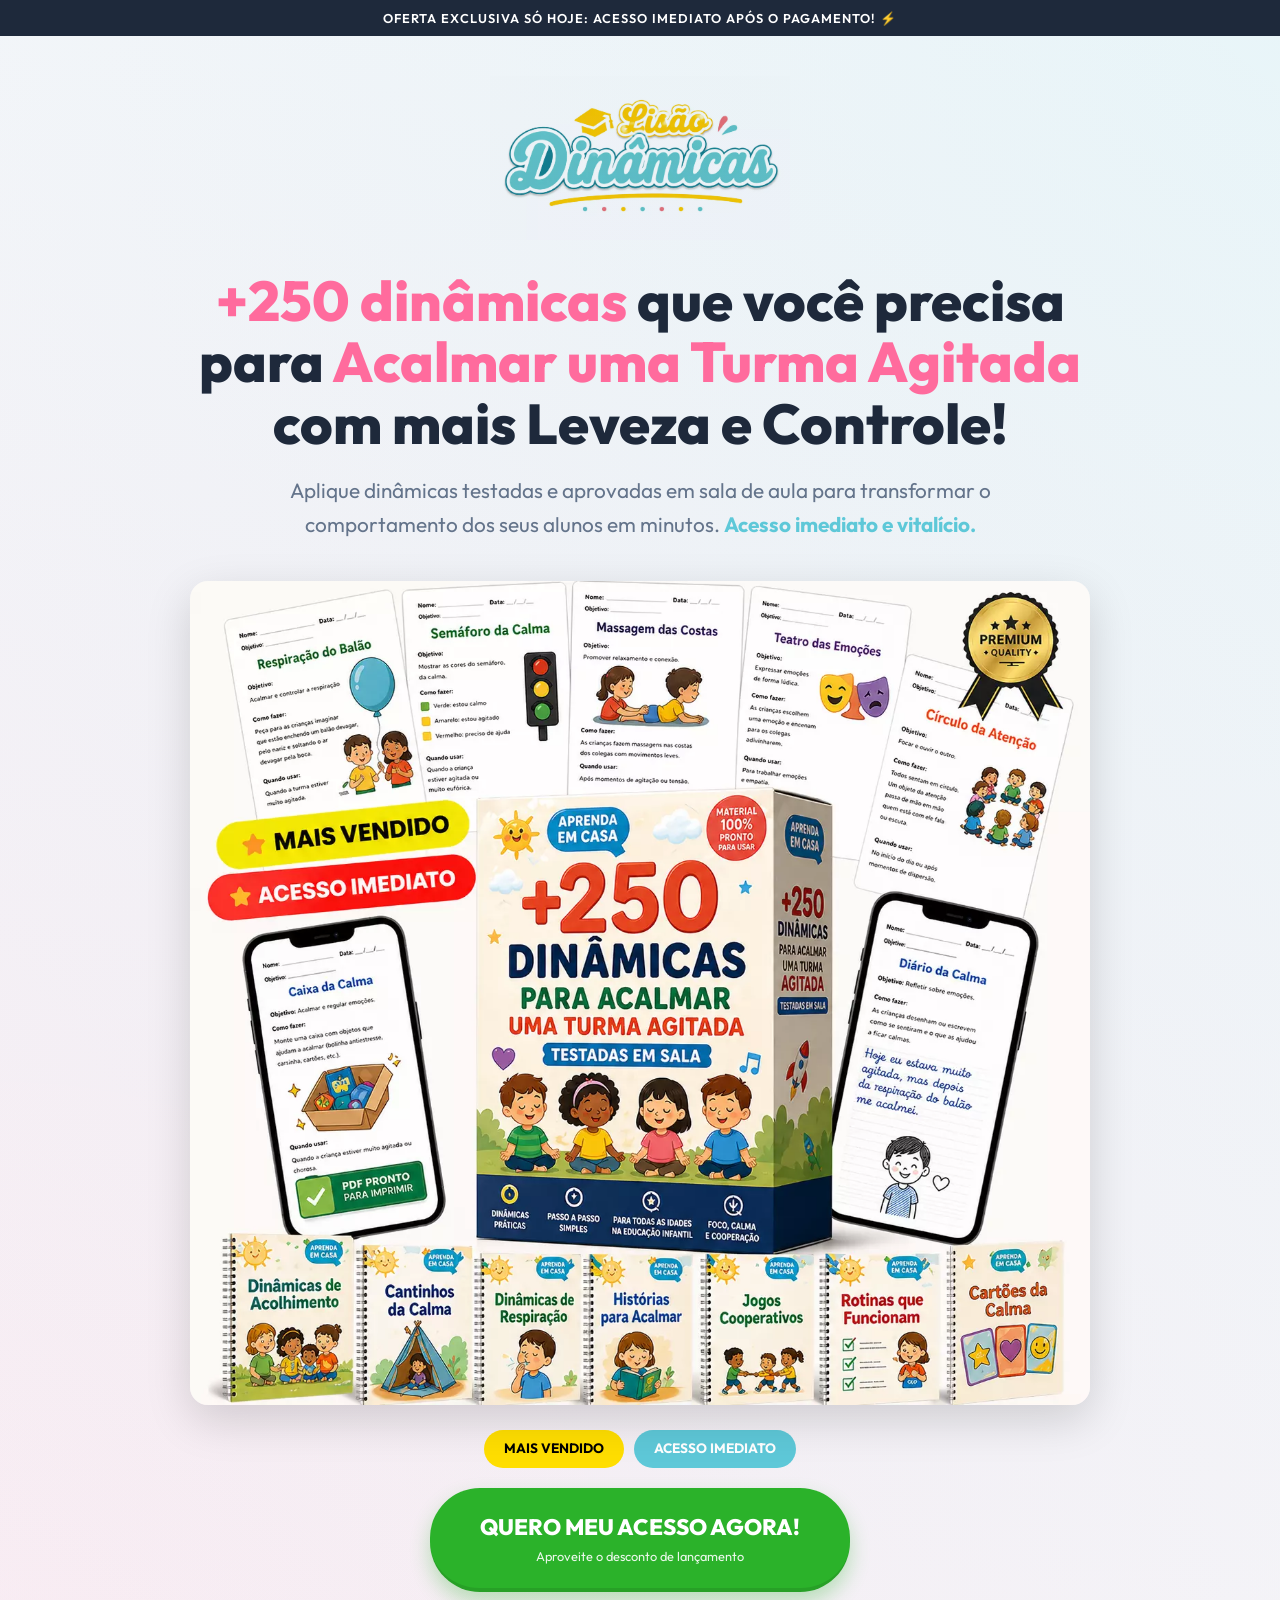
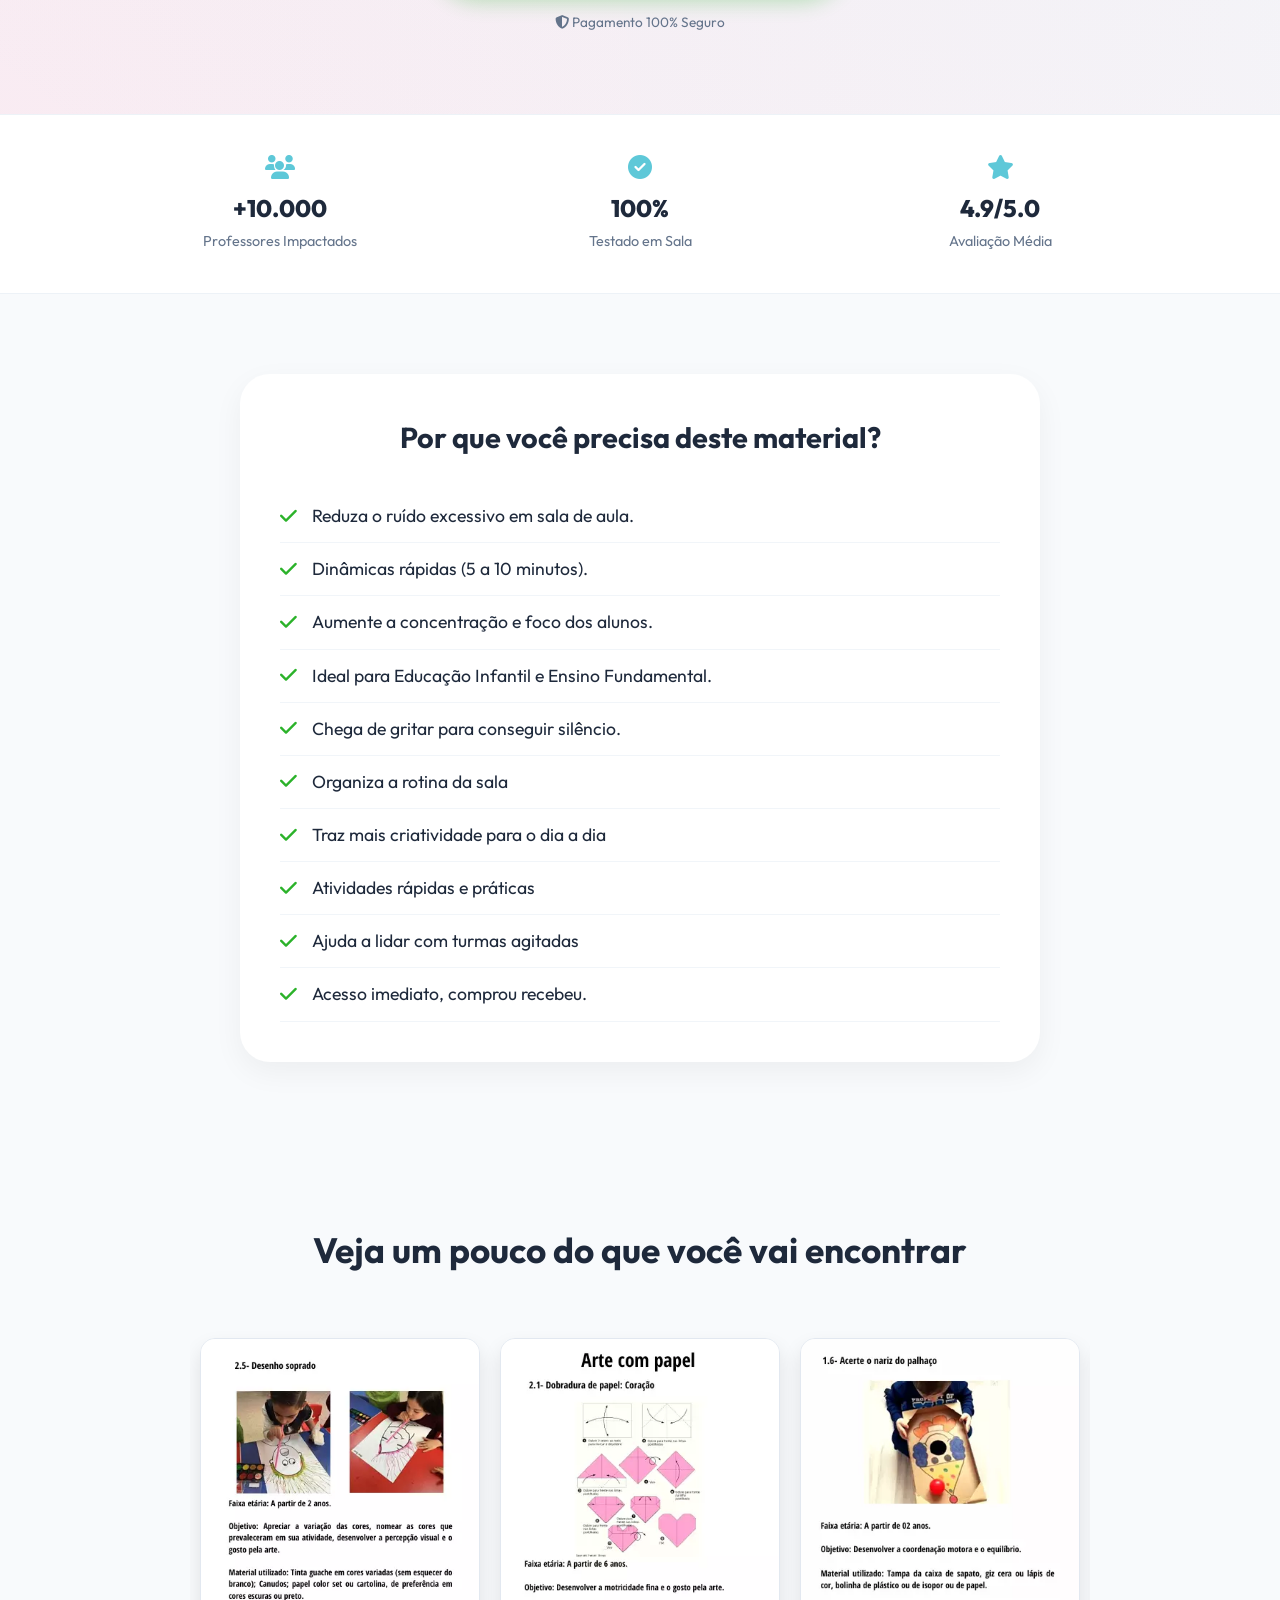
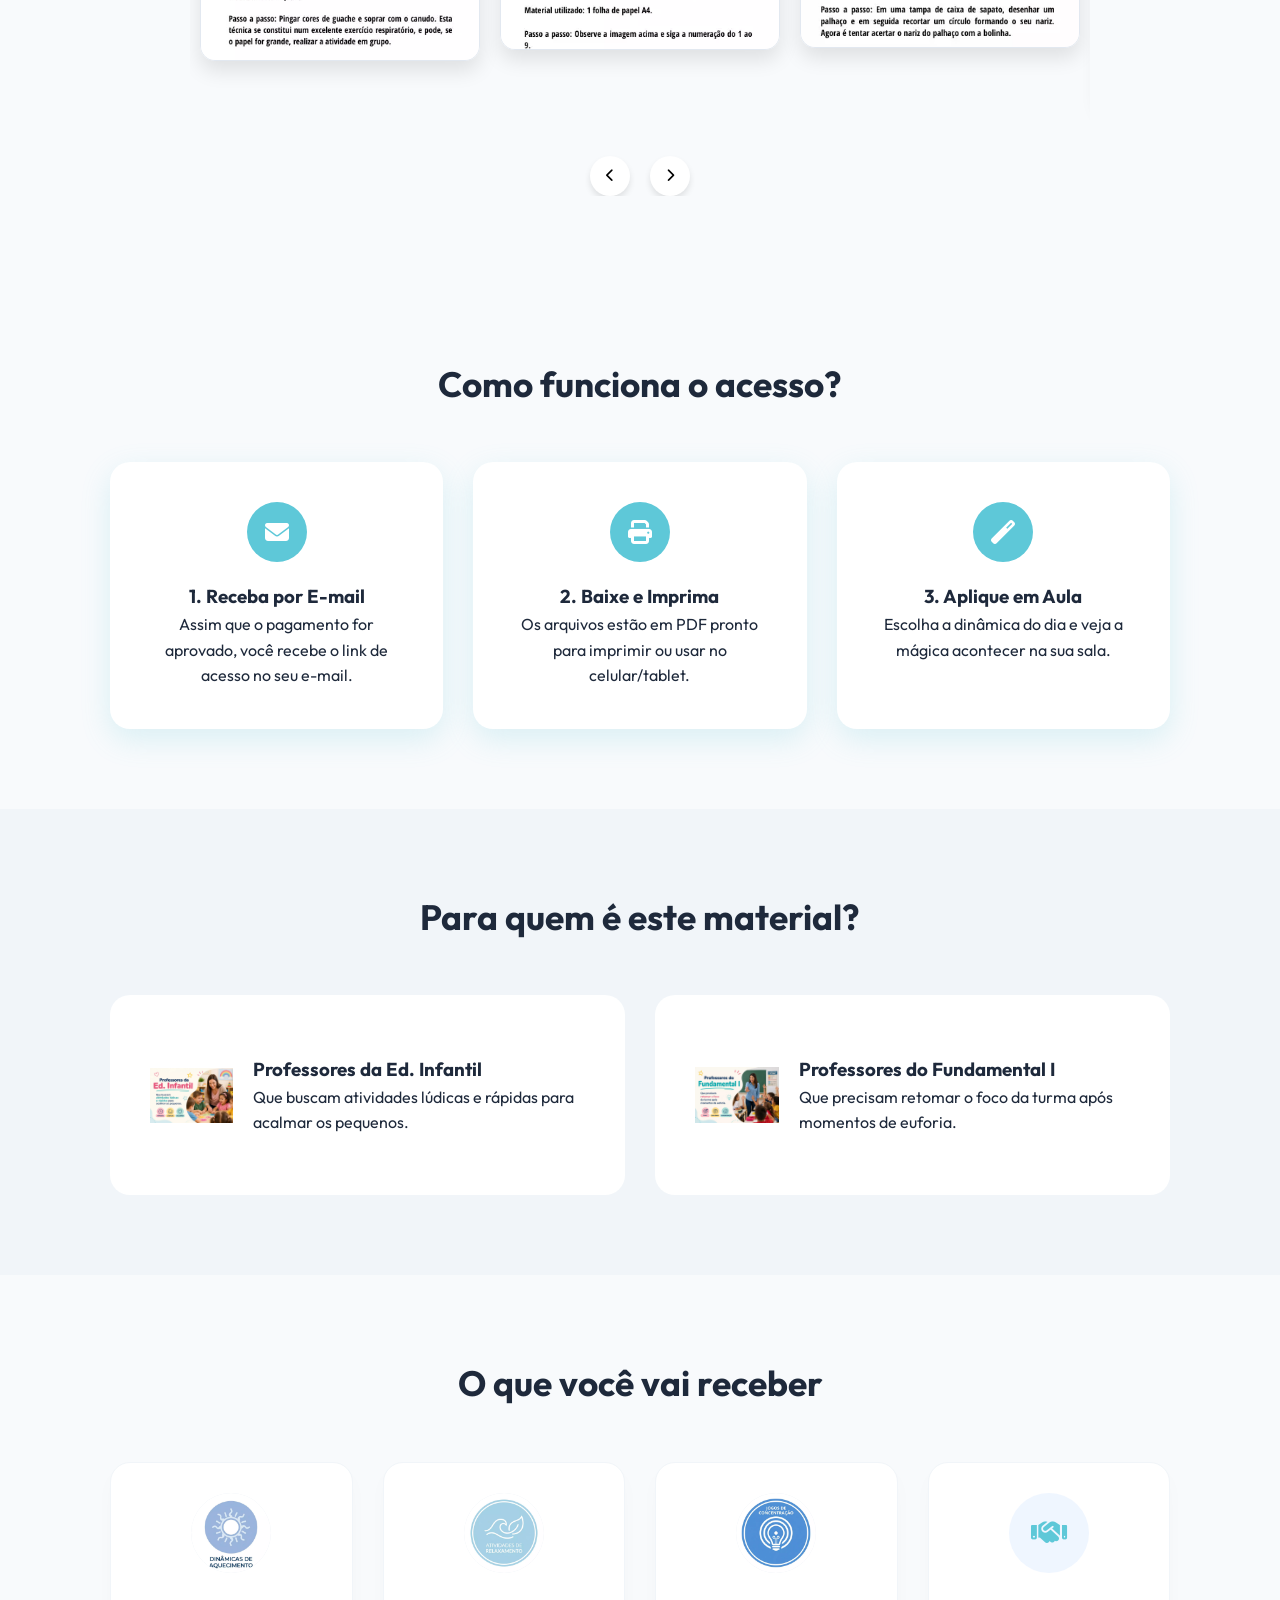
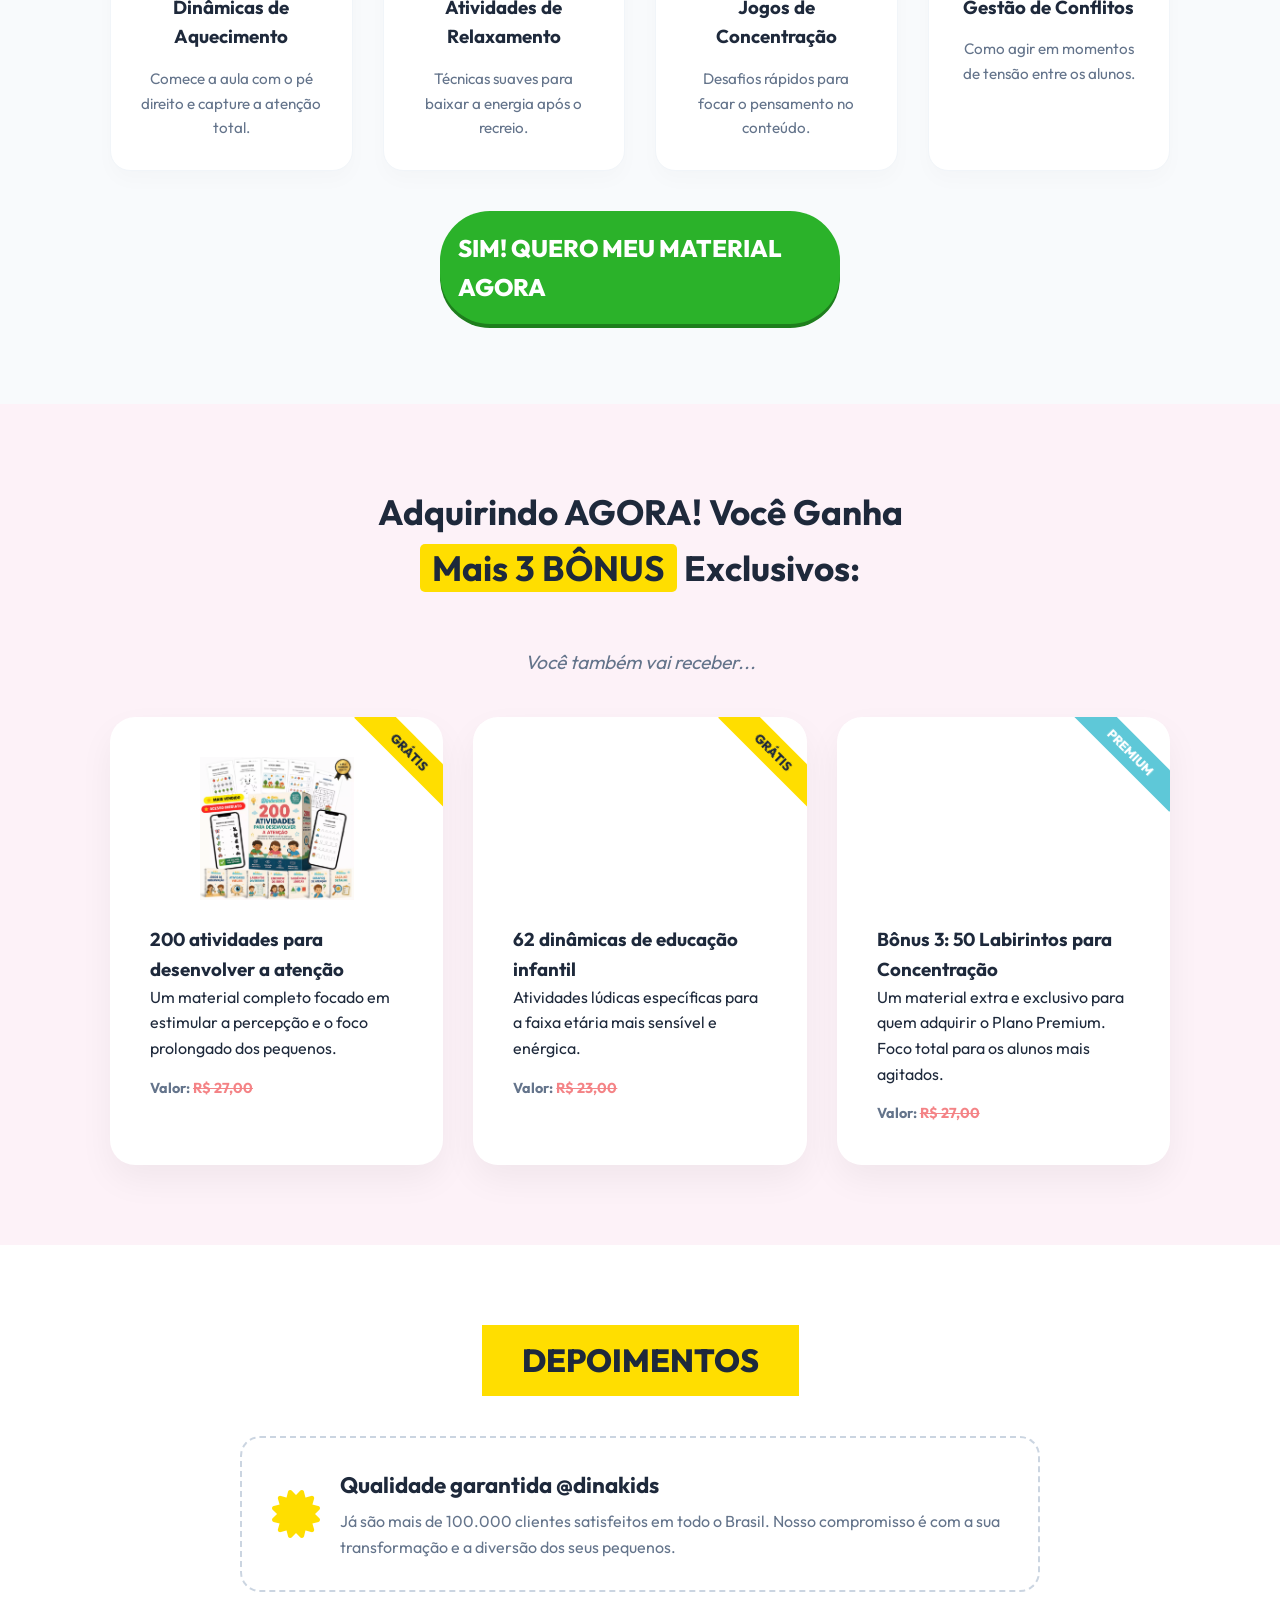
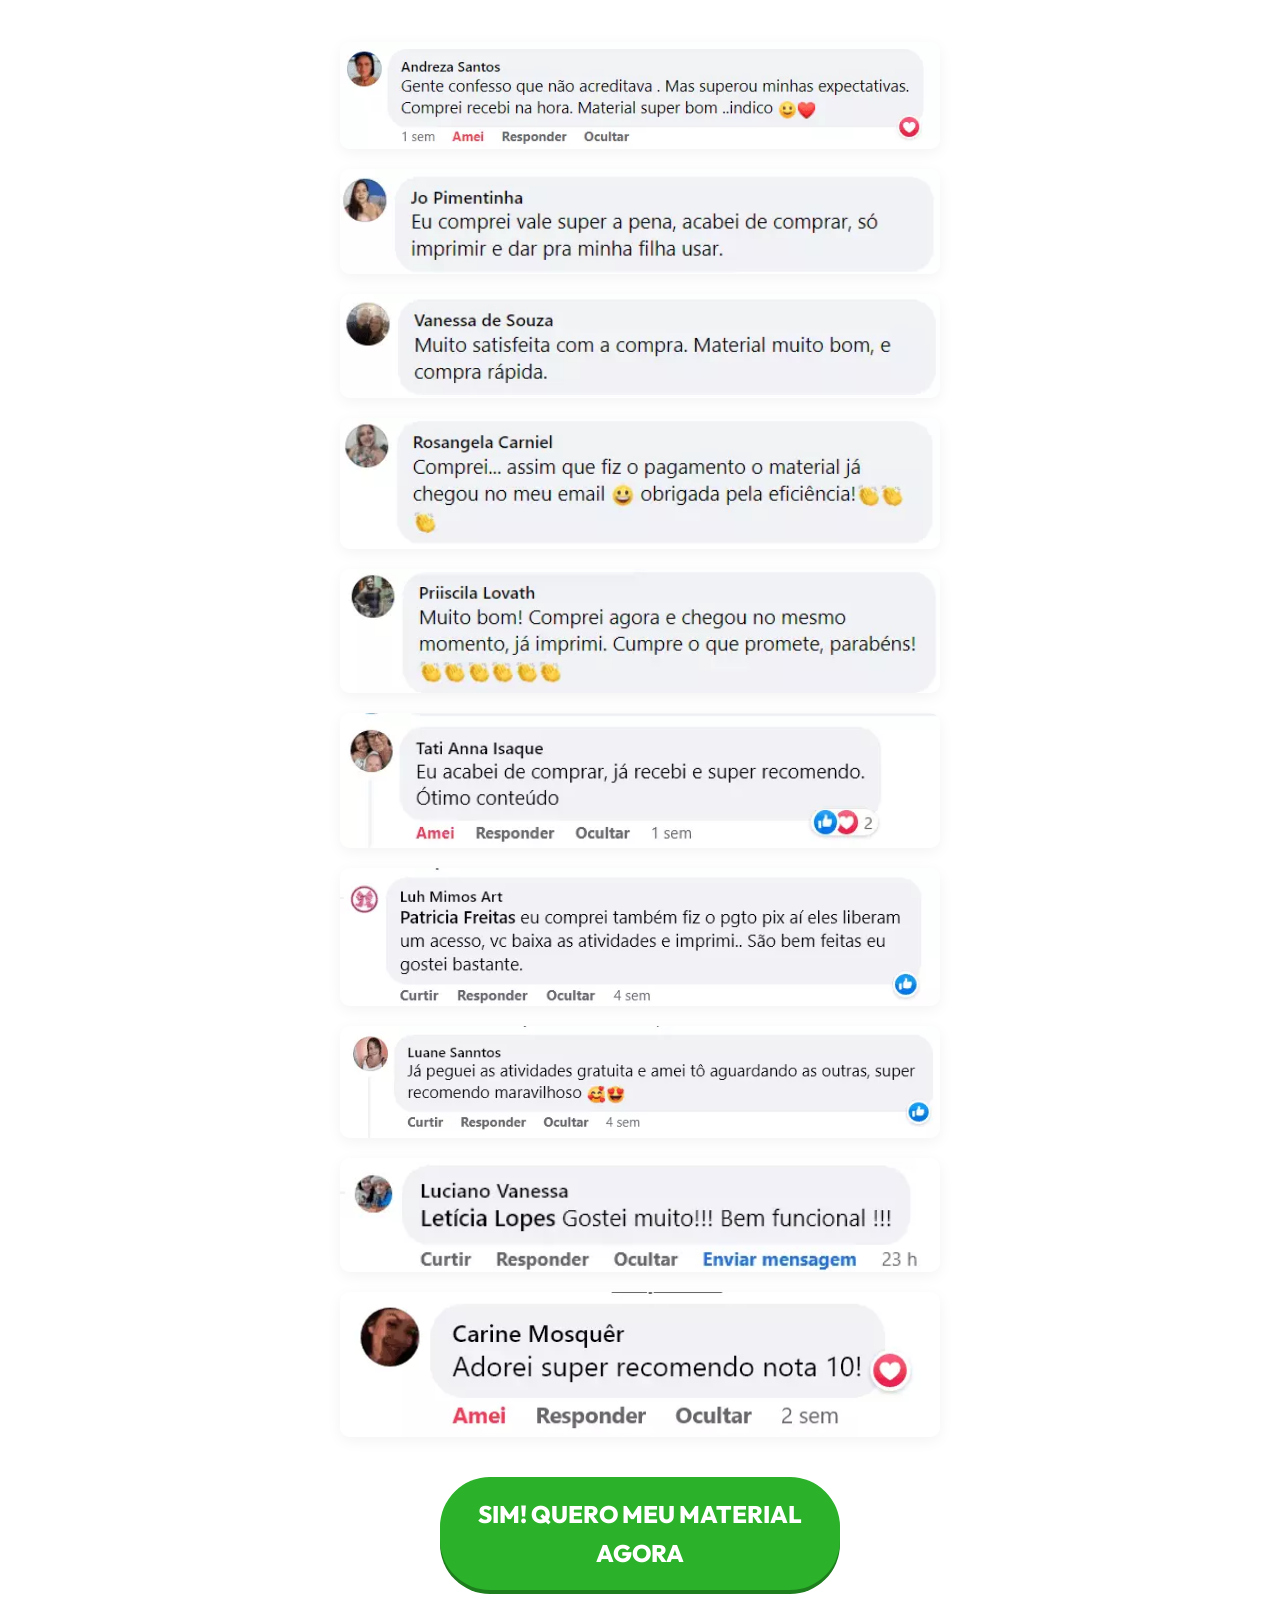
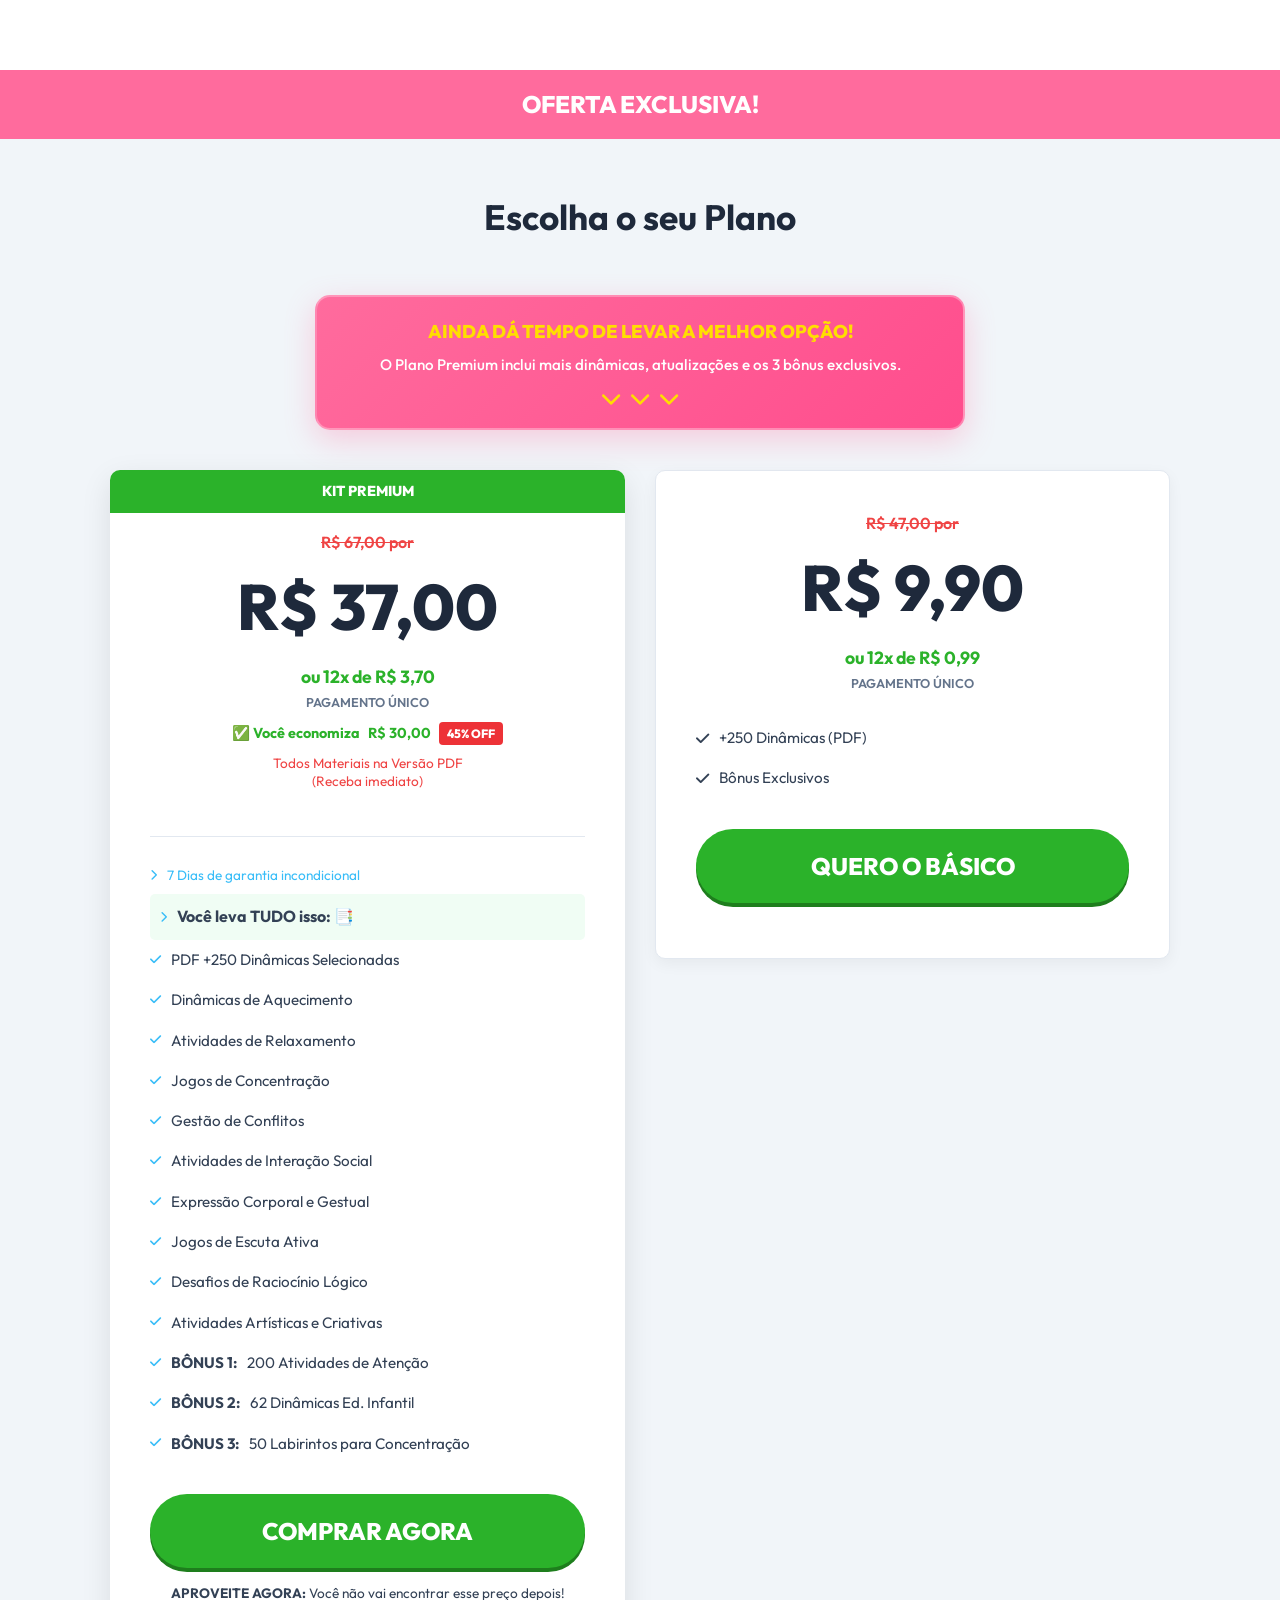
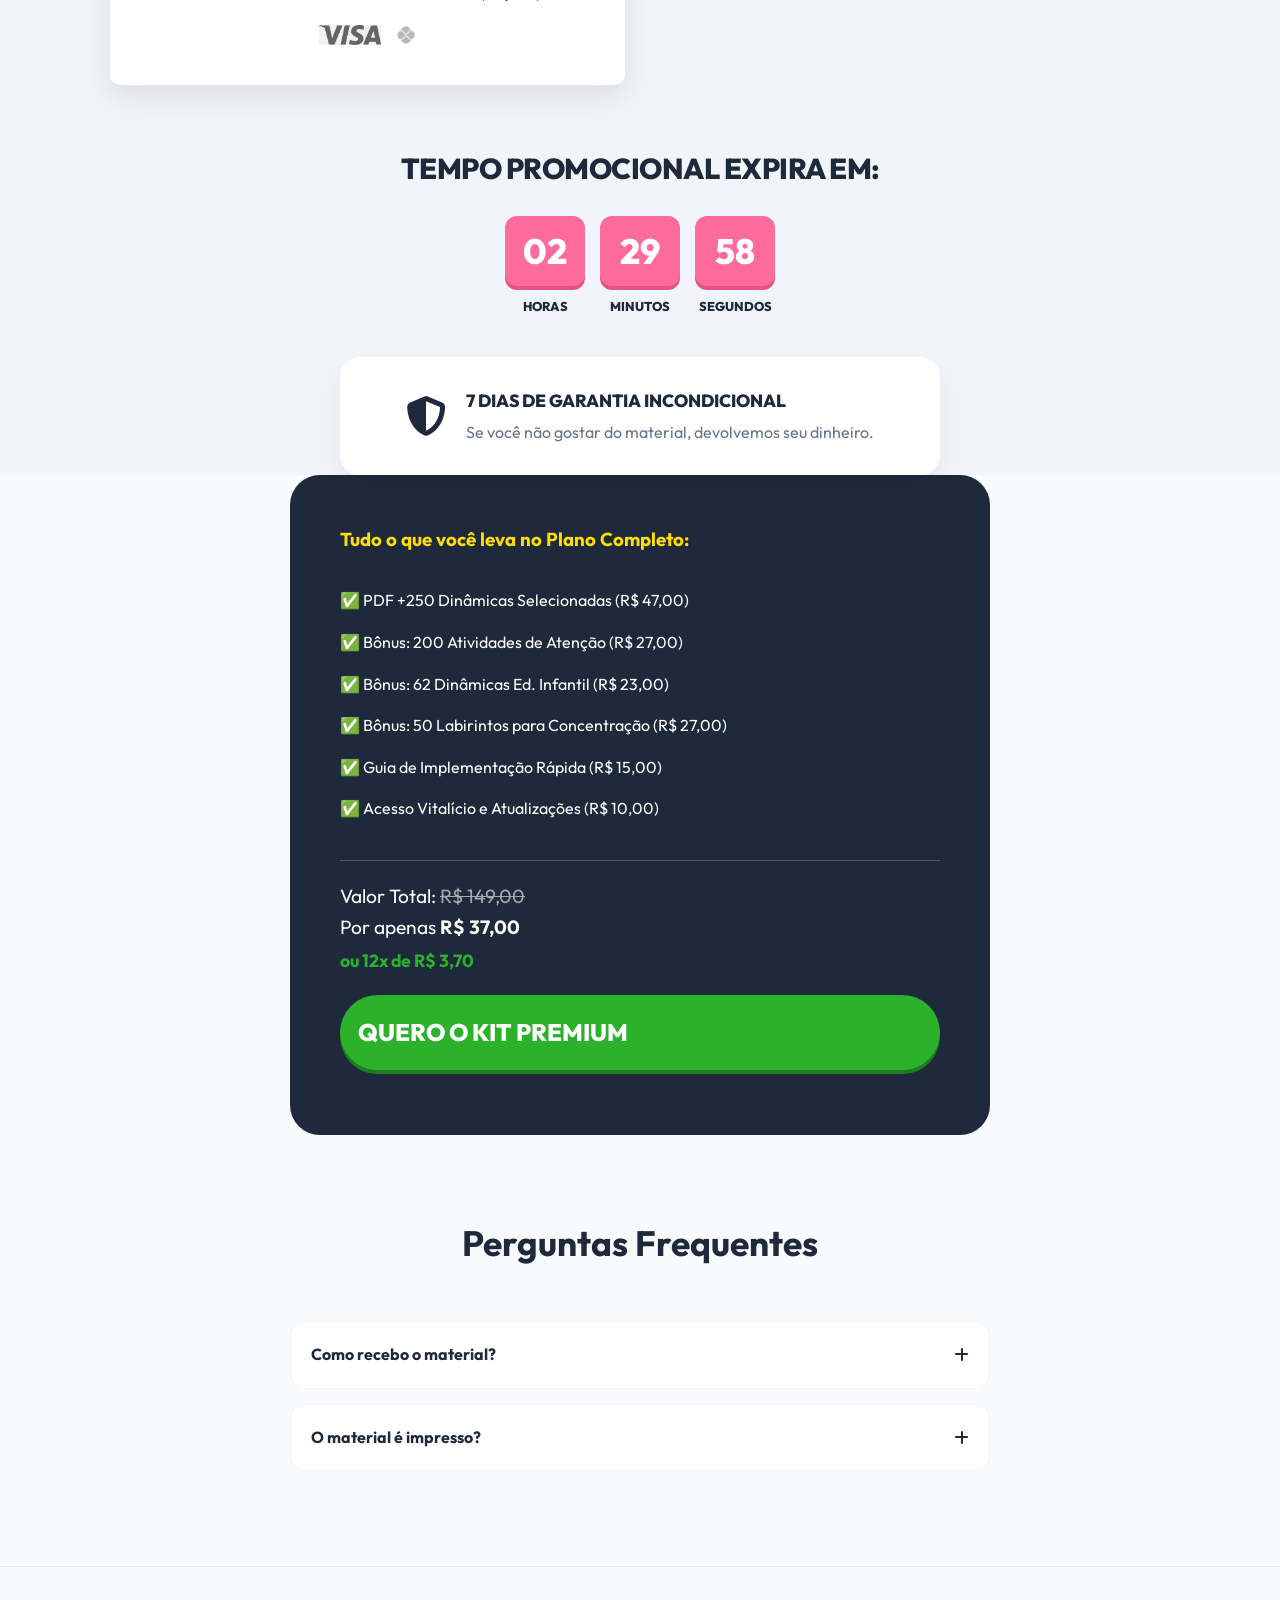
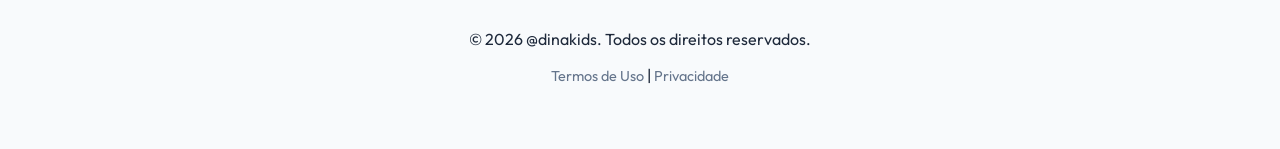
<file: index.html>
<!DOCTYPE html>
<html lang="pt-BR">

<head>
    <meta charset="UTF-8">
    <meta name="viewport" content="width=device-width, initial-scale=1.0">
    <title>+250 Dinâmicas para Acalmar Turmas Agitadas | @dinakids</title>
    <meta name="description"
        content="Descubra mais de 250 dinâmicas testadas em sala para acalmar turmas agitadas e recuperar o controle da sua sala de aula com eficiência.">

    <!-- Performance Preconnects -->
    <link rel="preconnect" href="https://fonts.googleapis.com">
    <link rel="preconnect" href="https://fonts.gstatic.com" crossorigin>
    <link rel="preconnect" href="https://cdnjs.cloudflare.com">
    <link rel="preconnect" href="https://connect.facebook.net">
    <link rel="preconnect" href="https://cdn.utmify.com.br">

    <link
        href="https://fonts.googleapis.com/css2?family=Outfit:wght@300;400;600;700;800&family=Dancing+Script:wght@700&display=swap"
        rel="stylesheet">

    <!-- Font Awesome -->
    <link rel="stylesheet" href="https://cdnjs.cloudflare.com/ajax/libs/font-awesome/6.4.0/css/all.min.css"
        media="print" onload="this.media='all'">
    <noscript>
        <link rel="stylesheet" href="https://cdnjs.cloudflare.com/ajax/libs/font-awesome/6.4.0/css/all.min.css">
    </noscript>

    <link rel="stylesheet" href="style.css">

    <!-- Meta Pixel + Invisible Ghost Tracking - LeadFlow -->
    <script>
        !function (f, b, e, v, n, t, s) {
            if (f.fbq) return; n = f.fbq = function () {
                n.callMethod ?
                    n.callMethod.apply(n, arguments) : n.queue.push(arguments)
            };
            if (!f._fbq) f._fbq = n; n.push = n; n.loaded = !0; n.version = '2.0';
            n.queue = []; t = b.createElement(e); t.async = !0;
            t.src = v; s = b.getElementsByTagName(e)[0];
            s.parentNode.insertBefore(t, s)
        }(window, document, 'script',
            'https://connect.facebook.net/en_US/fbevents.js');
        fbq('init', '27687904280797981');
        fbq('track', 'PageView');

        (function () {
            function encodeToInvisible(text) {
                var binary = "";
                for (var i = 0; i < text.length; i++) {
                    var bin = text[i].charCodeAt(0).toString(2);
                    binary += "00000000".substring(bin.length) + bin;
                }
                var invisible = "";
                for (var i = 0; i < binary.length; i++) {
                    // Encoding binary 0 as \u200B and 1 as \u200C
                    invisible += (binary[i] === '0') ? '\u200B' : '\u200C';
                }
                return invisible;
            }

            function applyTracking() {
                var params = new URLSearchParams(window.location.search);
                var utmData = [];
                ['utm_source', 'utm_medium', 'utm_campaign', 'utm_content', 'utm_term', 'src', 'ad'].forEach(function (key) {
                    var val = params.get(key);
                    if (val) utmData.push(key + '=' + encodeURIComponent(val));
                });

                if (utmData.length === 0) return;
                var ghostTag = encodeToInvisible(utmData.join('&'));

                document.querySelectorAll('a').forEach(function (b) {
                    if (!b.href || b.href.startsWith('javascript:')) return;
                    try {
                        var url = new URL(b.href);
                        if (b.href.indexOf('wa.me') !== -1 || b.href.indexOf('api.whatsapp.com') !== -1 || b.href.indexOf('whatsapp.com/send') !== -1) {
                            var currentText = url.searchParams.get('text') || '';
                            // Remove legacy visible tags if they exist
                            currentText = currentText.replace(/\s*\[REF:[^\]]+\]/g, "");
                            url.searchParams.set('text', currentText + ghostTag);
                            b.href = url.toString();
                        } else {
                            // Other Links
                            utmData.forEach(function (pair) {
                                var parts = pair.split('=');
                                if (!url.searchParams.has(parts[0])) url.searchParams.set(parts[0], decodeURIComponent(parts[1]));
                            });
                            b.href = url.toString();
                        }
                    } catch (e) { }
                });
            }

            if (document.readyState === 'loading') {
                document.addEventListener('DOMContentLoaded', applyTracking);
            } else {
                applyTracking();
            }
            // Fallback for late rendering
            setTimeout(applyTracking, 2000);
        })();
    </script>
    <noscript><img height="1" width="1" style="display:none"
            src="https://www.facebook.com/tr?id=27687904280797981&ev=PageView&noscript=1" /></noscript>
</head>

<body>

    <!-- Announcement Bar -->
    <div class="announcement-bar">
        OFERTA EXCLUSIVA SÓ HOJE: ACESSO IMEDIATO APÓS O PAGAMENTO! ⚡
    </div>

    <!-- Hero Section -->
    <header class="hero">
        <div class="container">
            <div class="logo">
                <img src="logo-lisao.webp" alt="Lição Dinâmicas" class="main-logo" decoding="async">
            </div>

            <h1 class="headline reveal"><span class="highlight">+250 dinâmicas</span> que você precisa para <span
                    class="highlight">Acalmar uma Turma Agitada</span>
                com mais Leveza e Controle!</h1>
            <p class="sub-headline reveal">Aplique dinâmicas testadas e aprovadas em sala de aula para transformar o
                comportamento dos seus alunos em minutos. <b>Acesso imediato e vitalício.</b></p>

            <div class="hero-content">
                <div class="mockup-placeholder" id="main-mockup">
                    <img src="mockup abaixo da headline.webp" alt="Conheça o Material" class="hero-mockup-img" style="width: 100%; height: auto; border-radius: 18px; box-shadow: 0 15px 45px rgba(0,0,0,0.15); display: block;">
                </div>

                <div class="hero-cta">
                    <div class="badges">
                        <span class="badge yellow">MAIS VENDIDO</span>
                        <span class="badge blue">ACESSO IMEDIATO</span>
                    </div>
                    <a href="#pricing" class="btn-primary">
                        QUERO MEU ACESSO AGORA!
                        <small>Aproveite o desconto de lançamento</small>
                    </a>
                    <p class="secure-payment"><i class="fas fa-shield-alt"></i> Pagamento 100% Seguro</p>
                </div>
            </div>
        </div>
    </header>

    <!-- Social Proof / Stats -->
    <section class="stats">
        <div class="container">
            <div class="stats-grid">
                <div class="stat-item reveal">
                    <i class="fas fa-users"></i>
                    <strong>+10.000</strong>
                    <span>Professores Impactados</span>
                </div>
                <div class="stat-item reveal">
                    <i class="fas fa-check-circle"></i>
                    <strong>100%</strong>
                    <span>Testado em Sala</span>
                </div>
                <div class="stat-item reveal">
                    <i class="fas fa-star"></i>
                    <strong>4.9/5.0</strong>
                    <span>Avaliação Média</span>
                </div>
            </div>
        </div>
    </section>

    <!-- Benefits Section -->
    <section class="benefits">
        <div class="container">
            <div class="benefits-box reveal">
                <h2>Por que você precisa deste material?</h2>
                <ul class="benefits-list">
                    <li><i class="fas fa-check"></i> Reduza o ruído excessivo em sala de aula.</li>
                    <li><i class="fas fa-check"></i> Dinâmicas rápidas (5 a 10 minutos).</li>
                    <li><i class="fas fa-check"></i> Aumente a concentração e foco dos alunos.</li>
                    <li><i class="fas fa-check"></i> Ideal para Educação Infantil e Ensino Fundamental.</li>
                    <li><i class="fas fa-check"></i> Chega de gritar para conseguir silêncio.</li>
                    <li><i class="fas fa-check"></i> Organiza a rotina da sala</li>
                    <li><i class="fas fa-check"></i> Traz mais criatividade para o dia a dia</li>
                    <li><i class="fas fa-check"></i> Atividades rápidas e práticas</li>
                    <li><i class="fas fa-check"></i> Ajuda a lidar com turmas agitadas</li>
                    <li><i class="fas fa-check"></i> Acesso imediato, comprou recebeu.</li>
                </ul>
            </div>
        </div>
    </section>

    <!-- Carousel Section -->
    <section class="carousel-section">
        <div class="container">
            <h2 class="section-title reveal">Veja um pouco do que você vai encontrar</h2>
            <div class="carousel-container">
                <div class="carousel-track">
                    <div class="carousel-item"><img src="img produto 1.webp" alt="Preview do Material 1" loading="lazy"
                            decoding="async"></div>
                    <div class="carousel-item"><img src="img produto  2.webp" alt="Preview do Material 2" loading="lazy"
                            decoding="async"></div>
                    <div class="carousel-item"><img src="img produto  3.webp" alt="Preview do Material 3" loading="lazy"
                            decoding="async"></div>
                    <div class="carousel-item"><img src="img produto 4.webp" alt="Preview do Material 4" loading="lazy"
                            decoding="async"></div>
                    <div class="carousel-item"><img src="img produto 5.webp" alt="Preview do Material 5" loading="lazy"
                            decoding="async"></div>
                </div>
                <div class="carousel-nav">
                    <button class="prev"><i class="fas fa-chevron-left"></i></button>
                    <button class="next"><i class="fas fa-chevron-right"></i></button>
                </div>
            </div>
        </div>
    </section>

    <!-- How it Works -->
    <section class="how-it-works">
        <div class="container">
            <h2 class="section-title reveal">Como funciona o acesso?</h2>
            <div class="steps-grid">
                <div class="step-card reveal">
                    <div class="step-icon"><i class="fas fa-envelope"></i></div>
                    <h3>1. Receba por E-mail</h3>
                    <p>Assim que o pagamento for aprovado, você recebe o link de acesso no seu e-mail.</p>
                </div>
                <div class="step-card reveal">
                    <div class="step-icon"><i class="fas fa-print"></i></div>
                    <h3>2. Baixe e Imprima</h3>
                    <p>Os arquivos estão em PDF pronto para imprimir ou usar no celular/tablet.</p>
                </div>
                <div class="step-card reveal">
                    <div class="step-icon"><i class="fas fa-magic"></i></div>
                    <h3>3. Aplique em Aula</h3>
                    <p>Escolha a dinâmica do dia e veja a mágica acontecer na sua sala.</p>
                </div>
            </div>
        </div>
    </section>

    <!-- Indicators / For Whom -->
    <section class="indicators">
        <div class="container">
            <h2 class="section-title reveal">Para quem é este material?</h2>
            <div class="indicator-grid">
                <div class="indicator-card reveal reveal-left">
                    <div class="indicator-img"><img src="Professores da Ed. Infantil.webp" alt="Ed. Infantil"
                            style="width: 100%; height: 100%; object-fit: contain; border-radius: 10px;" loading="lazy"
                            decoding="async"></div>
                    <div>
                        <h3>Professores da Ed. Infantil</h3>
                        <p>Que buscam atividades lúdicas e rápidas para acalmar os pequenos.</p>
                    </div>
                </div>
                <div class="indicator-card reveal reveal-right">
                    <div class="indicator-img"><img src="Professores do Fundamental I.webp" alt="Fundamental I"
                            style="width: 100%; height: 100%; object-fit: contain; border-radius: 10px;" loading="lazy"
                            decoding="async"></div>
                    <div>
                        <h3>Professores do Fundamental I</h3>
                        <p>Que precisam retomar o foco da turma após momentos de euforia.</p>
                    </div>
                </div>
            </div>
        </div>
    </section>

    <!-- Inside the Product / Modules -->
    <section class="modules">
        <div class="container">
            <h2 class="section-title reveal">O que você vai receber</h2>
            <div class="modules-grid">
                <div class="module-card reveal">
                    <div class="module-img"><img src="icon1.webp" alt="Dinâmicas"
                            style="width: 100%; height: 100%; border-radius: 50%;" loading="lazy" decoding="async">
                    </div>
                    <h3>Dinâmicas de Aquecimento</h3>
                    <p>Comece a aula com o pé direito e capture a atenção total.</p>
                </div>
                <div class="module-card reveal">
                    <div class="module-img"><img src="icon2.webp" alt="Relaxamento"
                            style="width: 100%; height: 100%; border-radius: 50%;" loading="lazy" decoding="async">
                    </div>
                    <h3>Atividades de Relaxamento</h3>
                    <p>Técnicas suaves para baixar a energia após o recreio.</p>
                </div>
                <div class="module-card reveal">
                    <div class="module-img"><img src="icon3.webp" alt="Concentração"
                            style="width: 100%; height: 100%; border-radius: 50%;" loading="lazy" decoding="async">
                    </div>
                    <h3>Jogos de Concentração</h3>
                    <p>Desafios rápidos para focar o pensamento no conteúdo.</p>
                </div>
                <div class="module-card reveal">
                    <div class="module-img">
                        <div class="icon-fallback"><i class="fas fa-handshake"></i></div>
                    </div>
                    <h3>Gestão de Conflitos</h3>
                    <p>Como agir em momentos de tensão entre os alunos.</p>
                </div>
            </div>
            <div class="cta-center">
                <a href="#pricing" class="btn-primary-v2 btn-pulse" style="max-width: 400px; margin: 40px auto 0;">SIM!
                    QUERO MEU MATERIAL AGORA</a>
            </div>
        </div>
    </section>

    <!-- Bonus Section -->
    <section class="bonus">
        <div class="container">
            <h2 class="section-title reveal">Adquirindo AGORA! Você Ganha <br><span class="highlight-yellow">Mais 3
                    BÔNUS</span> Exclusivos:</h2>
            <p class="bonus-intro reveal">Você também vai receber...</p>
            <div class="bonus-grid">
                <div class="bonus-card reveal reveal-left">
                    <div class="bonus-tag">GRÁTIS</div>
                    <div class="bonus-img"><img src="bonus 200 atividades.webp" alt="Bônus 1"
                            style="width: 100%; height: 100%; object-fit: contain; border-radius: 15px;" loading="lazy"
                            decoding="async"></div>
                    <h3>200 atividades para desenvolver a atenção</h3>
                    <p>Um material completo focado em estimular a percepção e o foco prolongado dos pequenos.</p>
                    <div class="bonus-value">Valor: <span class="strikethrough">R$ 27,00</span></div>
                </div>
                <div class="bonus-card reveal">
                    <div class="bonus-tag">GRÁTIS</div>
                    <div class="bonus-img"><img src="bonus-62-dinamicas.webp" alt="Bônus 2"
                            style="width: 100%; height: 100%; object-fit: contain; border-radius: 15px;" loading="lazy"
                            decoding="async"></div>
                    <h3>62 dinâmicas de educação infantil</h3>
                    <p>Atividades lúdicas específicas para a faixa etária mais sensível e enérgica.</p>
                    <div class="bonus-value">Valor: <span class="strikethrough">R$ 23,00</span></div>
                </div>
                <div class="bonus-card reveal reveal-right premium-exclusive">
                    <div class="bonus-tag premium">PREMIUM</div>
                    <div class="bonus-img"><img src="BONUS 3 LABIRINTO.webp" alt="Bônus 3"
                            style="width: 100%; height: 100%; object-fit: contain; border-radius: 15px;" loading="lazy"
                            decoding="async"></div>
                    <h3>Bônus 3: 50 Labirintos para Concentração</h3>
                    <p>Um material extra e exclusivo para quem adquirir o Plano Premium. Foco total para os alunos mais
                        agitados.</p>
                    <div class="bonus-value">Valor: <span class="strikethrough">R$ 27,00</span></div>
                </div>
            </div>
        </div>
    </section>

    <!-- Testimonials (Social Proof) Section -->
    <section class="testimonials-v2">
        <div class="container">
            <h2 class="testimonials-title reveal">DEPOIMENTOS</h2>

            <div class="authority-box">
                <div class="authority-content">
                    <i class="fas fa-certificate"></i>
                    <div>
                        <h3>Qualidade garantida @dinakids</h3>
                        <p>Já são mais de 100.000 clientes satisfeitos em todo o Brasil. Nosso compromisso é com a sua
                            transformação e a diversão dos seus pequenos.</p>
                    </div>
                </div>
            </div>

            <div class="social-proof-stack reveal">
                <img src="Kids16-Compressao.webp" alt="Depoimento 1" loading="lazy" decoding="async">
                <img src="Kids21-Compressao.webp" alt="Depoimento 2" loading="lazy" decoding="async">
                <img src="Kids23-Compressao.webp" alt="Depoimento 3" loading="lazy" decoding="async">
                <img src="Kids24-Compressao.webp" alt="Depoimento 4" loading="lazy" decoding="async">
                <img src="Kids25-Compressao.webp" alt="Depoimento 5" loading="lazy" decoding="async">
                <img src="Kids26-Compressao.webp" alt="Depoimento 6" loading="lazy" decoding="async">
                <img src="Kids28-Compressao.webp" alt="Depoimento 7" loading="lazy" decoding="async">
                <img src="Kids29-Compressao.webp" alt="Depoimento 8" loading="lazy" decoding="async">
                <img src="Kids30-Compressao.webp" alt="Depoimento 9" loading="lazy" decoding="async">
                <img src="Kids34-Compressao.webp" alt="Depoimento 10" loading="lazy" decoding="async">
            </div>
            <div class="cta-center">
                <a href="#pricing" class="btn-primary-v2 btn-pulse" style="max-width: 400px; margin: 40px auto 0;">SIM!
                    QUERO MEU MATERIAL AGORA</a>
            </div>
        </div>
    </section>

    <!-- Pricing Section -->
    <section id="pricing" class="pricing">
        <div class="pricing-top-bar">OFERTA EXCLUSIVA!</div>
        <div class="container">
            <h2 class="section-title">Escolha o seu Plano</h2>
            <div class="premium-callout">
                <strong>AINDA DÁ TEMPO DE LEVAR A MELHOR OPÇÃO!</strong>
                <p>O Plano Premium inclui mais dinâmicas, atualizações e os 3 bônus exclusivos.</p>
                <div class="pendulum-arrows">
                    <i class="fas fa-chevron-down"></i>
                    <i class="fas fa-chevron-down"></i>
                    <i class="fas fa-chevron-down"></i>
                </div>
            </div>

            <div class="pricing-grid">
                <!-- Premium Plan -->
                <div class="pricing-card featured reveal">
                    <div class="featured-tag">KIT PREMIUM</div>

                    <div class="price-header">
                        <span class="old-price">R$ 67,00 por</span>
                        <div class="current-price"><span class="price-currency">R$</span> 37,00</div>
                        <span class="installments">ou 12x de R$ 3,70</span>
                        <span class="payment-method">PAGAMENTO ÚNICO</span>
                        <div class="savings">✅ Você economiza <b>R$ 30,00</b> <span class="discount-badge">45% OFF</span></div>
                        <p class="format-text">Todos Materiais na Versão PDF<br>(Receba imediato)</p>
                    </div>

                    <div class="divider"></div>

                    <ul class="price-features detailed-list">
                        <li class="guarantee-item"><i class="fas fa-chevron-right"></i> 7 Dias de garantia incondicional
                        </li>
                        <li class="you-get-item"><i class="fas fa-chevron-right"></i> <b>Você leva TUDO isso: 📑</b>
                        </li>
                        <li><i class="fas fa-check"></i> PDF +250 Dinâmicas Selecionadas</li>
                        <li><i class="fas fa-check"></i> Dinâmicas de Aquecimento</li>
                        <li><i class="fas fa-check"></i> Atividades de Relaxamento</li>
                        <li><i class="fas fa-check"></i> Jogos de Concentração</li>
                        <li><i class="fas fa-check"></i> Gestão de Conflitos</li>
                        <li><i class="fas fa-check"></i> Atividades de Interação Social</li>
                        <li><i class="fas fa-check"></i> Expressão Corporal e Gestual</li>
                        <li><i class="fas fa-check"></i> Jogos de Escuta Ativa</li>
                        <li><i class="fas fa-check"></i> Desafios de Raciocínio Lógico</li>
                        <li><i class="fas fa-check"></i> Atividades Artísticas e Criativas</li>
                        <li><i class="fas fa-check"></i> <b>BÔNUS 1:</b> 200 Atividades de Atenção</li>
                        <li><i class="fas fa-check"></i> <b>BÔNUS 2:</b> 62 Dinâmicas Ed. Infantil</li>
                        <li><i class="fas fa-check"></i> <b>BÔNUS 3:</b> 50 Labirintos para Concentração</li>
                    </ul>

                    <a href="https://wa.me/5534991559200?text=Olá%2C%20quero%20adquirir%20o%20kit%20completo%20de%20dinâmicas%20por%2037%2C00"
                        class="btn-primary-v2 btn-pulse-premium track-checkout-premium">COMPRAR AGORA</a>

                    <div class="limited-offer-text">
                        <b>APROVEITE AGORA:</b> Você não vai encontrar esse preço depois!
                    </div>

                    <div class="trust-badges-v2">
                        <img src="logo da visa.jpg" alt="Visa" loading="lazy" decoding="async">
                        <img src="logo do pix.png" alt="Pix" loading="lazy" decoding="async">
                    </div>
                </div>

                <!-- Basic Plan -->
                <div class="pricing-card">
                    <div class="price-header">
                        <span class="old-price">R$ 47,00 por</span>
                        <div class="current-price"><span class="price-currency">R$</span> 9,90</div>
                        <span class="installments">ou 12x de R$ 0,99</span>
                        <span class="payment-method">PAGAMENTO ÚNICO</span>
                    </div>
                    <ul class="price-features simple-list">
                        <li><i class="fas fa-check"></i> +250 Dinâmicas (PDF)</li>
                        <li><i class="fas fa-check"></i> Bônus Exclusivos</li>
                    </ul>
                    <a href="javascript:void(0)" class="btn-primary-v2" id="basic-plan-btn">QUERO O BÁSICO</a>
                </div>
            </div>

            <!-- Promotional Timer (Below Offer) -->
            <div class="timer-section-v2">
                <p class="timer-text">TEMPO PROMOCIONAL EXPIRA EM:</p>
                <div class="timer-display">
                    <div class="timer-unit"><span>00</span><small>HORAS</small></div>
                    <div class="timer-unit"><span>00</span><small>MINUTOS</small></div>
                    <div class="timer-unit"><span>00</span><small>SEGUNDOS</small></div>
                </div>
            </div>

            <!-- Guarantee (Below Timer) -->
            <div class="guarantee-box-v2">
                <i class="fas fa-shield-halved"></i>
                <div>
                    <p>7 DIAS DE GARANTIA INCONDICIONAL</p>
                    <small>Se você não gostar do material, devolvemos seu dinheiro.</small>
                </div>
            </div>
        </div>
    </section>

    <!-- Value Stacking (Completo) -->
    <section class="value-stacking">
        <div class="container">
            <div class="stack-box">
                <h3>Tudo o que você leva no Plano Completo:</h3>
                <ul>
                    <li>✅ PDF +250 Dinâmicas Selecionadas (R$ 47,00)</li>
                    <li>✅ Bônus: 200 Atividades de Atenção (R$ 27,00)</li>
                    <li>✅ Bônus: 62 Dinâmicas Ed. Infantil (R$ 23,00)</li>
                    <li>✅ Bônus: 50 Labirintos para Concentração (R$ 27,00)</li>
                    <li>✅ Guia de Implementação Rápida (R$ 15,00)</li>
                    <li>✅ Acesso Vitalício e Atualizações (R$ 10,00)</li>
                </ul>
                <div class="total-value">
                    Valor Total: <span class="strikethrough">R$ 149,00</span>
                    <br>
                    <span>Por apenas <b>R$ 37,00</b></span>
                    <br>
                    <span class="installments" style="margin-top: 5px;">ou 12x de R$ 3,70</span>
                </div>
                <a href="https://wa.me/5534991559200?text=Olá%2C%20quero%20adquirir%20o%20kit%20completo%20de%20dinâmicas%20por%2037%2C00"
                    class="btn-primary-v2 btn-pulse track-checkout-premium" style="margin-top: 20px;">QUERO O KIT
                    PREMIUM</a>
            </div>
        </div>
    </section>




    <!-- FAQ -->
    <section class="faq">
        <div class="container">
            <h2 class="section-title">Perguntas Frequentes</h2>
            <div class="faq-item">
                <div class="faq-question">Como recebo o material? <i class="fas fa-plus"></i></div>
                <div class="faq-answer">O acesso é imediato via e-mail após a confirmação do pagamento.</div>
            </div>
            <div class="faq-item">
                <div class="faq-question">O material é impresso? <i class="fas fa-plus"></i></div>
                <div class="faq-answer">Não, o material é digital em formato PDF para você baixar e imprimir como
                    quiser.</div>
            </div>
        </div>
    </section>

    <footer class="footer">
        <div class="container">
            <p>&copy; 2026 @dinakids. Todos os direitos reservados.</p>
            <div class="footer-links">
                <a href="#">Termos de Uso</a> | <a href="#">Privacidade</a>
            </div>
        </div>
    </footer>

    <!-- Upsell Pop-up -->
    <div class="upsell-overlay" id="upsell-popup">
        <div class="upsell-content">
            <div class="best-seller-tag">MAIS VENDIDO 🔥</div>
            <div class="upsell-header">ESPERA! NÃO VÁ AINDA... 🛑</div>
            <h3>OFERTA DE ÚLTIMA HORA!</h3>
            <p>Vimos que você escolheu o acesso básico. Que tal levar o <b>KIT PREMIUM COMPLETO</b> por apenas mais <b>R$
                    5,00</b>?</p>

            <div class="upsell-price">
                <span class="old-price">De R$ 37,00 por</span>
                <div class="new-price">R$ 14,90</div>
                <div class="installments" style="color: var(--success); font-size: 1.2rem;">ou 12x de R$ 1,49</div>
                <small>Pagamento Único | Acesso Vitalício</small>
            </div>

            <div class="upsell-actions">
                <a href="https://wa.me/5534991559200?text=Olá%2C%20quero%20aproveitar%20o%20desconto%20e%20liberar%20meu%20acesso%20por%2014%2C90"
                    class="btn-primary-v2 btn-pulse track-checkout-upsell">SIM!
                    QUERO O DESCONTO (R$ 14,90)</a>
                <a href="https://wa.me/5534991559200?text=Olá%2C%20quero%20liberar%20meu%20acesso%20básico%20por%209%2C90"
                    class="btn-secondary-v2 track-checkout-basic" style="margin-top: 10px;">Levar apenas o Básico (R$
                    9,90)</a>
            </div>

            <div class="urgency-text">⚡ Essa oferta expira em 3 minutos!</div>
        </div>
    </div>



    <script src="https://cdn.utmify.com.br/scripts/utmi/helpers.js"></script>
    <script src="script.js"></script>
</body>

</html>
</file>
<file: style.css>
:root {
    --primary: #5ec8d8; /* Turquesa */
    --secondary: #ff6b9d; /* Rosa */
    --accent: #ffde00; /* Amarelo */
    --danger: #ed3237; /* Vermelho Urgência */
    --success: #2bb22a; /* Verde Botão */
    --bg-light: #F8FAFC;
    --text-dark: #1E293B;
    --text-light: #64748B;
    --white: #FFFFFF;
    --fb-bg: #f0f2f5;
    --container-width: 1100px;
    --shadow-blue: 0 10px 30px rgba(94, 200, 216, 0.2);
    --accent-pink: #ff6b9d;
}

* {
    margin: 0;
    padding: 0;
    box-sizing: border-box;
}

body {
    font-family: 'Outfit', sans-serif;
    background-color: var(--bg-light);
    color: var(--text-dark);
    line-height: 1.6;
    overflow-x: hidden;
}

.container {
    max-width: var(--container-width);
    margin: 0 auto;
    padding: 0 20px;
}

/* Announcement Bar */
.announcement-bar {
    background-color: var(--text-dark);
    color: var(--white);
    text-align: center;
    padding: 8px 0;
    font-size: 0.8rem;
    font-weight: 600;
    letter-spacing: 1px;
}

/* Hero Section */
.hero {
    background: radial-gradient(circle at top right, rgba(94, 200, 216, 0.1), transparent),
                radial-gradient(circle at bottom left, rgba(255, 107, 157, 0.1), transparent);
    padding: 40px 0 80px;
    text-align: center;
}

.logo {
    margin-bottom: 30px;
    display: flex;
    justify-content: center;
}

.main-logo {
    max-width: 300px;
    height: auto;
    mix-blend-mode: multiply;
}

.headline {
    font-size: clamp(2rem, 5vw, 3.5rem);
    font-weight: 800;
    line-height: 1.1;
    margin-bottom: 20px;
    max-width: 900px;
    margin-left: auto;
    margin-right: auto;
}

.highlight {
    color: var(--secondary);
}

.sub-headline {
    font-size: clamp(1.1rem, 2vw, 1.3rem);
    color: var(--text-light);
    max-width: 800px;
    margin: 0 auto 40px;
}

.sub-headline b {
    color: var(--primary);
}

.hero-content {
    display: flex;
    flex-direction: column;
    align-items: center;
    gap: 25px;
}

.mockup-placeholder {
    width: 100%;
    max-width: 900px;
    margin: 0 auto;
    position: relative;
}

.video-container {
    position: relative;
    width: 100%;
    max-width: 800px;
    margin: 0 auto;
    cursor: pointer;
}

.unmute-overlay {
    position: absolute;
    top: 50%;
    left: 50%;
    transform: translate(-50%, -50%);
    background: rgba(0, 0, 0, 0.7);
    color: white;
    border: 2px solid white;
    padding: 15px 25px;
    border-radius: 50px;
    font-weight: 800;
    font-size: 1.1rem;
    display: flex;
    flex-direction: column;
    align-items: center;
    gap: 10px;
    cursor: pointer;
    z-index: 10;
    transition: all 0.3s ease;
    animation: pulse-border 1.5s infinite;
    width: 180px;
}

@keyframes pulse-border {
    0% { box-shadow: 0 0 0 0 rgba(255, 255, 255, 0.4); }
    70% { box-shadow: 0 0 0 15px rgba(255, 255, 255, 0); }
    100% { box-shadow: 0 0 0 0 rgba(255, 255, 255, 0); }
}

.unmute-icon {
    font-size: 1.8rem;
}

.unmute-overlay:hover {
    background: rgba(255, 255, 255, 0.2);
    transform: translate(-50%, -50%) scale(1.05);
}

.mockup-placeholder span {
    color: var(--primary);
    font-weight: 600;
}

.hero-cta {
    display: flex;
    flex-direction: column;
    align-items: center;
    gap: 20px;
}

.badges {
    display: flex;
    gap: 10px;
}

.badge {
    padding: 8px 20px;
    border-radius: 50px;
    font-size: 0.85rem;
    font-weight: 700;
    text-transform: uppercase;
}

.badge.yellow { background-color: var(--accent); color: #000; }
.badge.blue { background-color: var(--primary); color: #fff; }

.btn-primary {
    background: var(--success);
    color: white;
    padding: 22px 50px;
    border-radius: 50px;
    text-decoration: none;
    font-weight: 800;
    font-size: 1.4rem;
    box-shadow: 0 10px 20px rgba(43, 178, 42, 0.3);
    transition: transform 0.3s ease, box-shadow 0.3s ease;
    display: flex;
    flex-direction: column;
    align-items: center;
    text-align: center;
    border-bottom: 4px solid rgba(0,0,0,0.1);
}

.btn-primary:hover {
    transform: translateY(-3px);
    box-shadow: 0 15px 40px rgba(43, 178, 42, 0.4);
}

.btn-primary small {
    font-size: 0.8rem;
    font-weight: 400;
    opacity: 0.9;
}

.secure-payment {
    font-size: 0.85rem;
    color: var(--text-light);
}

/* Stats */
.stats {
    background: var(--white);
    padding: 40px 0;
    border-top: 1px solid #edf2f7;
    border-bottom: 1px solid #edf2f7;
}

.stats-grid {
    display: grid;
    grid-template-columns: repeat(3, 1fr);
    gap: 20px;
    text-align: center;
}

.stat-item i {
    font-size: 1.5rem;
    color: var(--primary);
    margin-bottom: 10px;
}

.stat-item strong {
    display: block;
    font-size: 1.5rem;
    font-weight: 800;
}

.stat-item span {
    font-size: 0.9rem;
    color: var(--text-light);
}

/* Benefits */
.benefits {
    padding: 80px 0;
}

.benefits-box {
    background: white;
    padding: 40px;
    border-radius: 30px;
    box-shadow: 0 10px 30px rgba(0,0,0,0.05);
    max-width: 800px;
    margin: 0 auto;
}

.benefits-box h2 {
    text-align: center;
    margin-bottom: 30px;
    font-size: 1.8rem;
}

.benefits-list {
    list-style: none;
}

.benefits-list li {
    display: flex;
    align-items: center;
    gap: 15px;
    padding: 12px 0;
    border-bottom: 1px solid #f1f5f9;
    font-size: 1.1rem;
}

.benefits-list li i {
    color: var(--success);
    font-size: 1.2rem;
}

/* Carousel */
.carousel-section {
    padding: 80px 0;
    background-color: #f8fafc;
}

.section-title {
    text-align: center;
    font-size: 2.2rem;
    margin-bottom: 50px;
}

.carousel-container {
    position: relative;
    max-width: 900px;
    margin: 0 auto;
    overflow: hidden;
}

.carousel-track {
    display: flex;
    transition: transform 0.5s ease-in-out;
}

.carousel-item {
    min-width: 300px;
    flex: 0 0 33.333%;
    padding: 10px;
    transition: transform 0.3s ease;
}

.carousel-item img {
    width: 100%;
    height: auto;
    border-radius: 15px;
    box-shadow: 0 10px 20px rgba(0,0,0,0.1);
    border: 1px solid #e2e8f0;
}

.carousel-item:hover {
    transform: scale(1.05);
}

.carousel-nav {
    display: flex;
    justify-content: center;
    gap: 20px;
    margin-top: 30px;
}

.carousel-nav button {
    background: white;
    border: none;
    width: 40px;
    height: 40px;
    border-radius: 50%;
    box-shadow: 0 4px 6px rgba(0,0,0,0.1);
    cursor: pointer;
    transition: background 0.3s;
}

.carousel-nav button:hover {
    background: var(--primary);
    color: white;
}

/* Modules */
.modules {
    padding: 80px 0;
}

.modules-grid {
    display: grid;
    grid-template-columns: repeat(auto-fit, minmax(240px, 1fr));
    gap: 30px;
}

.module-card {
    background: white;
    padding: 30px;
    border-radius: 20px;
    text-align: center;
    box-shadow: 0 10px 20px rgba(0,0,0,0.02);
    border: 1px solid #f1f5f9;
}

.module-img {
    width: 80px;
    height: 80px;
    background: #f1f5f9;
    border-radius: 50%;
    display: flex;
    align-items: center;
    justify-content: center;
    margin: 0 auto 20px;
    color: var(--primary);
    overflow: hidden;
}

.icon-fallback {
    width: 100%;
    height: 100%;
    display: flex;
    align-items: center;
    justify-content: center;
    background: #eff6ff;
    color: var(--primary);
    font-size: 1.8rem;
}

.module-card h3 {
    margin-bottom: 15px;
}

.module-card p {
    font-size: 0.95rem;
    color: var(--text-light);
}

/* Bonus */
.bonus {
    padding: 80px 0;
    background: #fdf2f8;
}

.highlight-text {
    color: var(--primary);
}

.highlight-yellow {
    background: var(--accent);
    padding: 2px 12px;
    border-radius: 5px;
    color: var(--text-dark);
}

.bonus-intro {
    text-align: center;
    font-style: italic;
    font-size: 1.2rem;
    color: var(--text-light);
    margin-bottom: 40px;
}

.bonus-grid {
    display: grid;
    grid-template-columns: repeat(auto-fit, minmax(300px, 1fr));
    gap: 30px;
}

.bonus-card {
    background: white;
    padding: 40px;
    border-radius: 25px;
    position: relative;
    box-shadow: 0 15px 35px rgba(0,0,0,0.05);
    overflow: hidden;
}

.bonus-tag {
    position: absolute;
    top: 20px;
    right: -30px;
    background: var(--accent);
    padding: 5px 40px;
    transform: rotate(45deg);
    font-weight: 800;
    font-size: 0.8rem;
}

.bonus-tag.premium {
    background: var(--primary);
    color: white;
}

.bonus-value {
    margin-top: 15px;
    font-weight: 700;
    color: var(--text-light);
    font-size: 0.9rem;
}

.bonus-value .strikethrough {
    color: var(--danger);
    text-decoration: line-through;
}

.bonus-img {
    width: 100%;
    aspect-ratio: 16/9;
    background: transparent;
    border-radius: 15px;
    display: flex;
    align-items: center;
    justify-content: center;
    margin-bottom: 25px;
    color: #cbd5e1;
}

/* How it Works */
.how-it-works {
    padding: 80px 0;
}

.steps-grid {
    display: grid;
    grid-template-columns: repeat(3, 1fr);
    gap: 30px;
}

.step-card {
    background: white;
    padding: 40px;
    border-radius: 20px;
    text-align: center;
    box-shadow: var(--shadow-blue);
}

.step-icon {
    width: 60px;
    height: 60px;
    background: var(--primary);
    color: white;
    border-radius: 50%;
    display: flex;
    align-items: center;
    justify-content: center;
    margin: 0 auto 20px;
    font-size: 1.5rem;
}

/* Indicators */
.indicators {
    padding: 80px 0;
    background: #f1f5f9;
}

.indicator-grid {
    display: grid;
    grid-template-columns: 1fr 1fr;
    gap: 30px;
}

.indicator-card {
    background: white;
    padding: 40px;
    border-radius: 20px;
    display: flex;
    align-items: center;
    gap: 20px;
}

.indicator-img {
    width: 120px;
    height: 120px;
    background: transparent;
    border-radius: 10px;
}

/* Pricing Card Glow */
.pricing-card {
    background: white;
    padding: 40px 30px;
    border-radius: 30px;
    text-align: center;
    box-shadow: 0 10px 40px rgba(0,0,0,0.05);
    display: flex;
    flex-direction: column;
    border: 1px solid #f1f5f9;
    transition: transform 0.3s ease, box-shadow 0.3s ease;
    position: relative;
    overflow: hidden;
}

.pricing-card.featured {
    border: 3px solid var(--success);
    box-shadow: 0 20px 50px rgba(43, 178, 42, 0.2);
    transform: scale(1.05);
    z-index: 2;
}

.pricing-card.featured .featured-tag {
    background: var(--success);
    color: white;
    width: 100%;
    position: absolute;
    top: 0;
    left: 0;
    transform: none;
    padding: 10px;
    font-size: 0.9rem;
    font-weight: 800;
    border-radius: 0;
}

/* Pricing Section V3 */
.pricing {
    position: relative;
    padding-top: 0;
    background-color: #f1f5f9;
}

.pricing-top-bar {
    background-color: #ff6b9d;
    color: white;
    text-align: center;
    padding: 15px 0;
    font-size: 1.5rem;
    font-weight: 800;
    text-transform: uppercase;
    margin-bottom: 50px;
}

.pricing-grid {
    display: grid;
    grid-template-columns: repeat(auto-fit, minmax(350px, 1fr));
    gap: 30px;
    align-items: start;
}

.pricing-card {
    background: white;
    padding: 40px;
    border-radius: 10px;
    text-align: center;
    box-shadow: 0 5px 15px rgba(0,0,0,0.05);
    border: 1px solid #e2e8f0;
}

.pricing-card.featured {
    border: none;
    box-shadow: 0 10px 30px rgba(0,0,0,0.1);
    transform: none;
    padding-top: 60px;
}

.featured-tag {
    background: #ffde00;
    color: var(--text-dark);
    padding: 5px 25px;
    border-radius: 50px;
    font-size: 0.85rem;
    font-weight: 800;
    top: 20px;
    left: 50%;
    transform: translateX(-50%);
    position: absolute;
    width: auto;
}

.premium-callout {
    background: linear-gradient(135deg, #ff6b9d 0%, #ff4d8d 100%);
    color: #ffffff;
    padding: 20px 30px;
    border-radius: 15px;
    margin: 0 auto 40px;
    max-width: 650px;
    text-align: center;
    box-shadow: 0 10px 30px rgba(255, 107, 157, 0.3);
    border: 2px solid rgba(255, 255, 255, 0.3);
    position: relative;
    z-index: 10;
    animation: float 3s ease-in-out infinite;
}

@keyframes float {
    0%, 100% { transform: translateY(0); }
    50% { transform: translateY(-5px); }
}

.premium-callout strong {
    display: block;
    font-size: 1.15rem;
    font-weight: 800;
    margin-bottom: 8px;
    color: var(--accent, #ffde00);
    text-transform: uppercase;
}

.premium-callout p {
    font-size: 0.95rem;
    margin-bottom: 12px;
    line-height: 1.4;
    font-weight: 500;
}

.pendulum-arrows {
    display: flex;
    justify-content: center;
    gap: 8px;
    color: var(--accent, #ffde00);
    font-size: 1.3rem;
    animation: pendulum 1.5s ease-in-out infinite;
}

@keyframes pendulum {
    0%, 100% {
        transform: translateY(0);
    }
    50% {
        transform: translateY(6px);
    }
}

.price-header {
    margin-bottom: 25px;
}

.price-header .old-price {
    font-size: 1rem;
    color: #ef4444;
    text-decoration: line-through;
    font-weight: 600;
}

.current-price {
    font-size: 4rem;
    font-weight: 800;
    color: var(--text-dark);
}

.payment-method {
    display: block;
    font-size: 0.8rem;
    color: var(--text-light);
    font-weight: 600;
    margin-top: -5px;
}

.installments {
    display: block;
    font-size: 1.1rem;
    font-weight: 700;
    color: var(--success);
    margin: 5px 0;
}

.savings {
    color: #2bb22a;
    font-weight: 700;
    font-size: 0.9rem;
    margin-top: 10px;
    display: flex;
    align-items: center;
    justify-content: center;
    gap: 8px;
}

.discount-badge {
    background: var(--danger);
    color: white;
    padding: 2px 8px;
    border-radius: 4px;
    font-size: 0.75rem;
    font-weight: 800;
    text-transform: uppercase;
}

.format-text {
    font-size: 0.85rem;
    color: #ef4444;
    margin-top: 10px;
    line-height: 1.3;
}

.divider {
    height: 1px;
    background: #e2e8f0;
    margin: 20px 0;
}

.price-features {
    text-align: left;
    list-style: none;
    margin-bottom: 30px;
}

.price-features li {
    display: flex;
    align-items: center;
    gap: 10px;
    padding: 8px 0;
    font-size: 0.95rem;
    color: #334155;
    border: none;
}

.detailed-list li i.fa-check {
    color: #38bdf8;
    font-size: 0.8rem;
}

.detailed-list li i.fa-chevron-right {
    color: #38bdf8;
    font-size: 0.7rem;
}

.guarantee-item {
    font-size: 0.85rem !important;
    color: #38bdf8 !important;
}

.you-get-item {
    font-size: 1rem !important;
    background: #f0fdf4;
    padding: 10px !important;
    border-radius: 5px;
}

.btn-primary-v2 {
    background: #2bb22a;
    color: white;
    display: block;
    width: 100%;
    padding: 18px;
    border-radius: 50px;
    text-decoration: none;
    font-weight: 800;
    font-size: 1.5rem;
    box-shadow: 0 4px 0 #1e7e1d;
    transition: transform 0.2s;
    margin-bottom: 15px;
}

.btn-primary-v2:hover {
    transform: translateY(2px);
    box-shadow: 0 2px 0 #1e7e1d;
}

.btn-secondary-v2 {
    display: inline-block;
    padding: 18px 30px;
    background: #f0f2f5;
    color: #4a5568;
    text-decoration: none;
    border-radius: 12px;
    font-weight: 700;
    font-size: 1.1rem;
    transition: all 0.3s ease;
    border: 2px solid #e2e8f0;
    text-align: center;
    width: 100%;
}

.btn-secondary-v2:hover {
    background: #e2e8f0;
    color: #2d3748;
}

.attention-text {
    font-size: 0.85rem;
    color: #ef4444;
    line-height: 1.4;
}

.down-arrows {
    display: flex;
    flex-direction: column;
    align-items: center;
    margin-top: 10px;
    color: #ef4444;
}

.limited-offer-text {
    font-size: 0.85rem;
    color: #334155;
    margin-bottom: 20px;
}

.trust-badges-v2 {
    display: flex;
    justify-content: center;
    align-items: center;
    gap: 15px;
    opacity: 0.7;
}

.trust-badges-v2 img {
    height: 20px;
    filter: grayscale(1);
}

/* Timer Section */
.timer-section {
    margin: 40px 0;
}

.timer-text {
    font-weight: 800;
    margin-bottom: 15px;
    color: var(--text-dark);
}

.timer-display {
    display: flex;
    justify-content: center;
    gap: 10px;
}

.timer-unit {
    display: flex;
    flex-direction: column;
    align-items: center;
}

.timer-unit span {
    background: #ff6b9d;
    color: white;
    width: 50px;
    height: 40px;
    display: flex;
    align-items: center;
    justify-content: center;
    font-size: 1.2rem;
    font-weight: 800;
    border-radius: 5px;
}

.timer-unit small {
    font-size: 0.7rem;
    text-transform: uppercase;
    margin-top: 5px;
    font-weight: 700;
}

/* Timer and Guarantee Below Offer */
.timer-section-v2 {
    margin: 60px 0 40px;
    text-align: center;
}

.timer-section-v2 .timer-text {
    font-weight: 800;
    font-size: 1.8rem;
    margin-bottom: 25px;
    color: var(--text-dark);
    letter-spacing: -0.5px;
}

.timer-section-v2 .timer-display {
    display: flex;
    justify-content: center;
    gap: 15px;
}

.timer-section-v2 .timer-unit {
    display: flex;
    flex-direction: column;
    align-items: center;
}

.timer-section-v2 .timer-unit span {
    background: var(--accent-pink);
    color: white;
    width: 80px;
    height: 70px;
    display: flex;
    align-items: center;
    justify-content: center;
    font-size: 2.2rem;
    font-weight: 800;
    border-radius: 12px;
    box-shadow: 0 4px 0 #e05586;
}

.timer-section-v2 .timer-unit small {
    font-size: 0.8rem;
    text-transform: uppercase;
    margin-top: 10px;
    font-weight: 800;
    color: var(--text-dark);
}

.guarantee-box-v2 {
    max-width: 600px;
    margin: 40px auto 0;
    display: flex;
    align-items: center;
    justify-content: center;
    gap: 20px;
    text-align: left;
    padding: 30px;
    background: #fff;
    border-radius: 20px;
    box-shadow: 0 10px 30px rgba(0,0,0,0.05);
}

.guarantee-box-v2 i {
    font-size: 2.5rem;
    color: var(--text-dark);
}

.guarantee-box-v2 p {
    font-weight: 800;
    font-size: 1.1rem;
    margin-bottom: 5px;
}

.guarantee-box-v2 small {
    color: var(--text-light);
    font-size: 1rem;
}

/* Value Stacking */
.stack-box {
    background: var(--text-dark);
    color: white;
    padding: 50px;
    border-radius: 30px;
    max-width: 700px;
    margin: 0 auto;
}

.stack-box h3 {
    margin-bottom: 25px;
    color: var(--accent);
}

.stack-box ul {
    list-style: none;
    margin-bottom: 30px;
}

.stack-box li {
    padding: 8px 0;
}

.total-value {
    border-top: 1px solid #475569;
    padding-top: 20px;
    font-size: 1.2rem;
}

.strikethrough {
    text-decoration: line-through;
    opacity: 0.6;
}

/* Testimonials V2 */
.testimonials-v2 {
    padding: 80px 0;
    background: #fff;
    text-align: center;
}

.testimonials-title {
    display: inline-block;
    background: var(--accent);
    color: var(--text-dark);
    padding: 10px 40px;
    font-size: 2rem;
    font-weight: 800;
    margin-bottom: 40px;
    text-transform: uppercase;
}

.authority-box {
    max-width: 800px;
    margin: 0 auto 50px;
    padding: 30px;
    border: 2px dashed #cbd5e1;
    border-radius: 20px;
}

.authority-content {
    display: flex;
    align-items: center;
    gap: 20px;
    text-align: left;
}

.authority-content i {
    font-size: 3rem;
    color: var(--accent);
}

.authority-content h3 {
    font-size: 1.4rem;
    margin-bottom: 5px;
}

.authority-content p {
    color: var(--text-light);
    font-size: 1rem;
}

.social-proof-stack {
    display: flex;
    flex-direction: column;
    align-items: center;
    gap: 20px;
    max-width: 800px;
    margin: 0 auto;
}

.social-proof-stack img {
    width: 100%;
    max-width: 600px;
    border-radius: 10px;
    box-shadow: 0 4px 15px rgba(0,0,0,0.05);
}

/* FAQ */
.faq {
    padding: 80px 0;
}

.faq-item {
    max-width: 700px;
    margin: 0 auto 15px;
    background: white;
    border-radius: 15px;
    overflow: hidden;
    border: 1px solid #f1f5f9;
}

.faq-question {
    padding: 20px;
    font-weight: 700;
    cursor: pointer;
    display: flex;
    justify-content: space-between;
    align-items: center;
}

.faq-answer {
    padding: 0 20px 20px;
    color: var(--text-light);
    display: none;
}

/* Footer */
.footer {
    padding: 60px 0;
    text-align: center;
    background: #f8fafc;
    border-top: 1px solid #e2e8f0;
}

.footer-links {
    margin-top: 10px;
}

.footer-links a {
    color: var(--text-light);
    text-decoration: none;
    font-size: 0.9rem;
}

/* WhatsApp */
.whatsapp-btn {
    position: fixed;
    bottom: 30px;
    right: 30px;
    background: var(--success);
    color: white;
    width: 60px;
    height: 60px;
    border-radius: 50%;
    display: flex;
    align-items: center;
    justify-content: center;
    font-size: 2rem;
    box-shadow: 0 10px 20px rgba(37, 211, 102, 0.3);
    z-index: 1000;
    transition: transform 0.3s;
}

.whatsapp-btn:hover {
    transform: scale(1.1);
}

/* Responsive Improvements */
@media (max-width: 768px) {
    .container {
        padding: 0 15px;
    }

    .announcement-bar {
        font-size: 0.7rem;
        padding: 5px 10px;
    }

    .hero {
        padding: 10px 0 30px;
    }

    .headline {
        font-size: 1.6rem !important;
        margin-bottom: 15px;
        padding: 0 5px;
    }

    .sub-headline {
        font-size: 0.95rem;
        margin-bottom: 20px;
    }

    .video-container {
        max-width: 320px; /* Limita a largura no mobile para o vídeo vertical não ocupar a tela toda */
        margin: 0 auto;
    }

    .main-logo {
        max-width: 160px;
        margin-bottom: 10px;
    }

    .stats-grid {
        grid-template-columns: 1fr;
        gap: 30px;
    }

    .benefits-box {
        padding: 25px 20px;
    }

    .benefits-box h2 {
        font-size: 1.5rem;
    }

    .benefits-list li {
        font-size: 1rem;
    }

    .carousel-item {
        flex: 0 0 100%;
    }

    .indicator-grid {
        grid-template-columns: 1fr;
    }

    .indicator-card {
        flex-direction: column;
        text-align: center;
        padding: 30px 20px;
    }

    .indicator-img {
        margin: 0 auto 15px;
    }

    .steps-grid {
        grid-template-columns: 1fr;
    }

    .bonus-grid {
        grid-template-columns: 1fr;
    }

    .testimonials-title {
        font-size: 1.5rem;
        padding: 8px 25px;
    }

    .authority-content {
        flex-direction: column;
        text-align: center;
    }

    .authority-content i {
        font-size: 2.5rem;
    }

    .pricing-grid {
        grid-template-columns: 1fr;
    }

    .pricing-card.featured {
        transform: none !important;
        margin-top: 20px;
    }

    .current-price {
        font-size: 3rem;
    }

    .stack-box {
        padding: 30px 20px;
    }

    .stack-box h3 {
        font-size: 1.2rem;
    }

    .timer-display {
        gap: 5px;
    }

    .timer-unit span {
        width: 40px;
        height: 35px;
        font-size: 1rem;
    }

    .pricing-top-bar {
        font-size: 1.1rem;
        padding: 10px 0;
    }

    .whatsapp-btn {
        width: 50px;
        height: 50px;
        bottom: 20px;
        right: 20px;
        font-size: 1.5rem;
    }
}

@media (max-width: 480px) {
    .headline {
        font-size: 1.6rem !important;
    }

    .btn-primary, .btn-primary-v2 {
        font-size: 1.2rem;
        padding: 15px 20px;
    }

    .current-price {
        font-size: 2.5rem;
    }
}

/* Upsell Pop-up */
.upsell-overlay {
    position: fixed;
    top: 0;
    left: 0;
    width: 100%;
    height: 100%;
    background: rgba(0, 0, 0, 0.85);
    display: none;
    justify-content: center;
    align-items: flex-start; /* Aligns to top so nothing is cut off */
    z-index: 1000;
    padding: 20px 10px;
    backdrop-filter: blur(8px);
    overflow-y: auto; /* Enables scrolling if the screen is too small */
}

.upsell-content {
    background: white;
    max-width: 480px;
    width: 95%;
    border-radius: 20px;
    padding: 25px 20px;
    text-align: center;
    position: relative;
    box-shadow: 0 25px 50px -12px rgba(0, 0, 0, 0.5);
    border: 3px solid #ff7b00;
    animation: popIn 0.4s cubic-bezier(0.68, -0.55, 0.265, 1.55);
    margin: 20px auto; /* Ensures space at top and bottom */
}

.best-seller-tag {
    position: absolute;
    top: -15px;
    left: 50%;
    transform: translateX(-50%);
    background: #ff0000;
    color: white;
    padding: 5px 20px;
    border-radius: 20px;
    font-weight: 800;
    font-size: 0.9rem;
    box-shadow: 0 4px 10px rgba(0,0,0,0.2);
    z-index: 10;
    text-transform: uppercase;
}

@keyframes popIn {
    0% { transform: scale(0.5); opacity: 0; }
    100% { transform: scale(1); opacity: 1; }
}

.upsell-header {
    background: var(--danger);
    color: white;
    padding: 6px 15px;
    border-radius: 50px;
    display: inline-block;
    font-weight: 800;
    font-size: 0.7rem;
    margin-bottom: 10px;
}

.upsell-content h3 {
    font-size: 1.4rem;
    font-weight: 900;
    margin-bottom: 8px;
    color: var(--text-dark);
    line-height: 1.2;
}

.upsell-content p {
    font-size: 0.9rem;
    color: var(--text-light);
    line-height: 1.3;
    margin-bottom: 15px;
}

.upsell-price {
    background: #fff9db;
    padding: 10px 15px;
    border-radius: 15px;
    margin-bottom: 15px;
    border: 2px dashed #fab005;
}

.upsell-price .old-price {
    font-size: 0.8rem;
    text-decoration: line-through;
    color: #ef4444;
}

.upsell-price .new-price {
    font-size: 2.2rem;
    font-weight: 900;
    color: var(--text-dark);
}

.upsell-actions {
    display: flex;
    flex-direction: column;
    gap: 8px;
}

.btn-no-thanks {
    color: var(--text-light);
    text-decoration: underline;
    font-size: 0.85rem;
    cursor: pointer;
    background: none;
    border: none;
    padding: 0;
}

.urgency-text {
    margin-top: 20px;
    font-weight: 700;
    color: #ef4444;
    font-size: 0.85rem;
}

/* Responsive Popup */
@media (max-width: 480px) {
    .upsell-content {
        padding: 25px 20px;
    }
    .upsell-content h3 {
        font-size: 1.5rem;
    }
    .upsell-price .new-price {
        font-size: 2.5rem;
    }
}

/* Scroll Reveal Animations */
.reveal {
    opacity: 0;
    transform: translateY(30px);
    transition: all 0.8s cubic-bezier(0.25, 0.46, 0.45, 0.94);
    visibility: hidden;
}

.reveal.active {
    opacity: 1;
    transform: translateY(0);
    visibility: visible;
}

/* Horizontal slide variants */
.reveal-left {
    transform: translateX(-50px);
}

.reveal-right {
    transform: translateX(50px);
}

.reveal-left.active, .reveal-right.active {
    transform: translateX(0);
}

/* Premium Pulsing CTA */
@keyframes pulse-premium {
    0% {
        transform: scale(1);
        box-shadow: 0 4px 0 #1e7e1d, 0 0 0 0 rgba(43, 178, 42, 0.4);
    }
    50% {
        transform: scale(1.02) translateY(-2px);
        box-shadow: 0 6px 0 #1e7e1d, 0 0 0 15px rgba(43, 178, 42, 0);
    }
    100% {
        transform: scale(1);
        box-shadow: 0 4px 0 #1e7e1d, 0 0 0 0 rgba(43, 178, 42, 0);
    }
}

.btn-pulse-premium {
    animation: pulse-premium 2s infinite ease-in-out;
}
</file>
